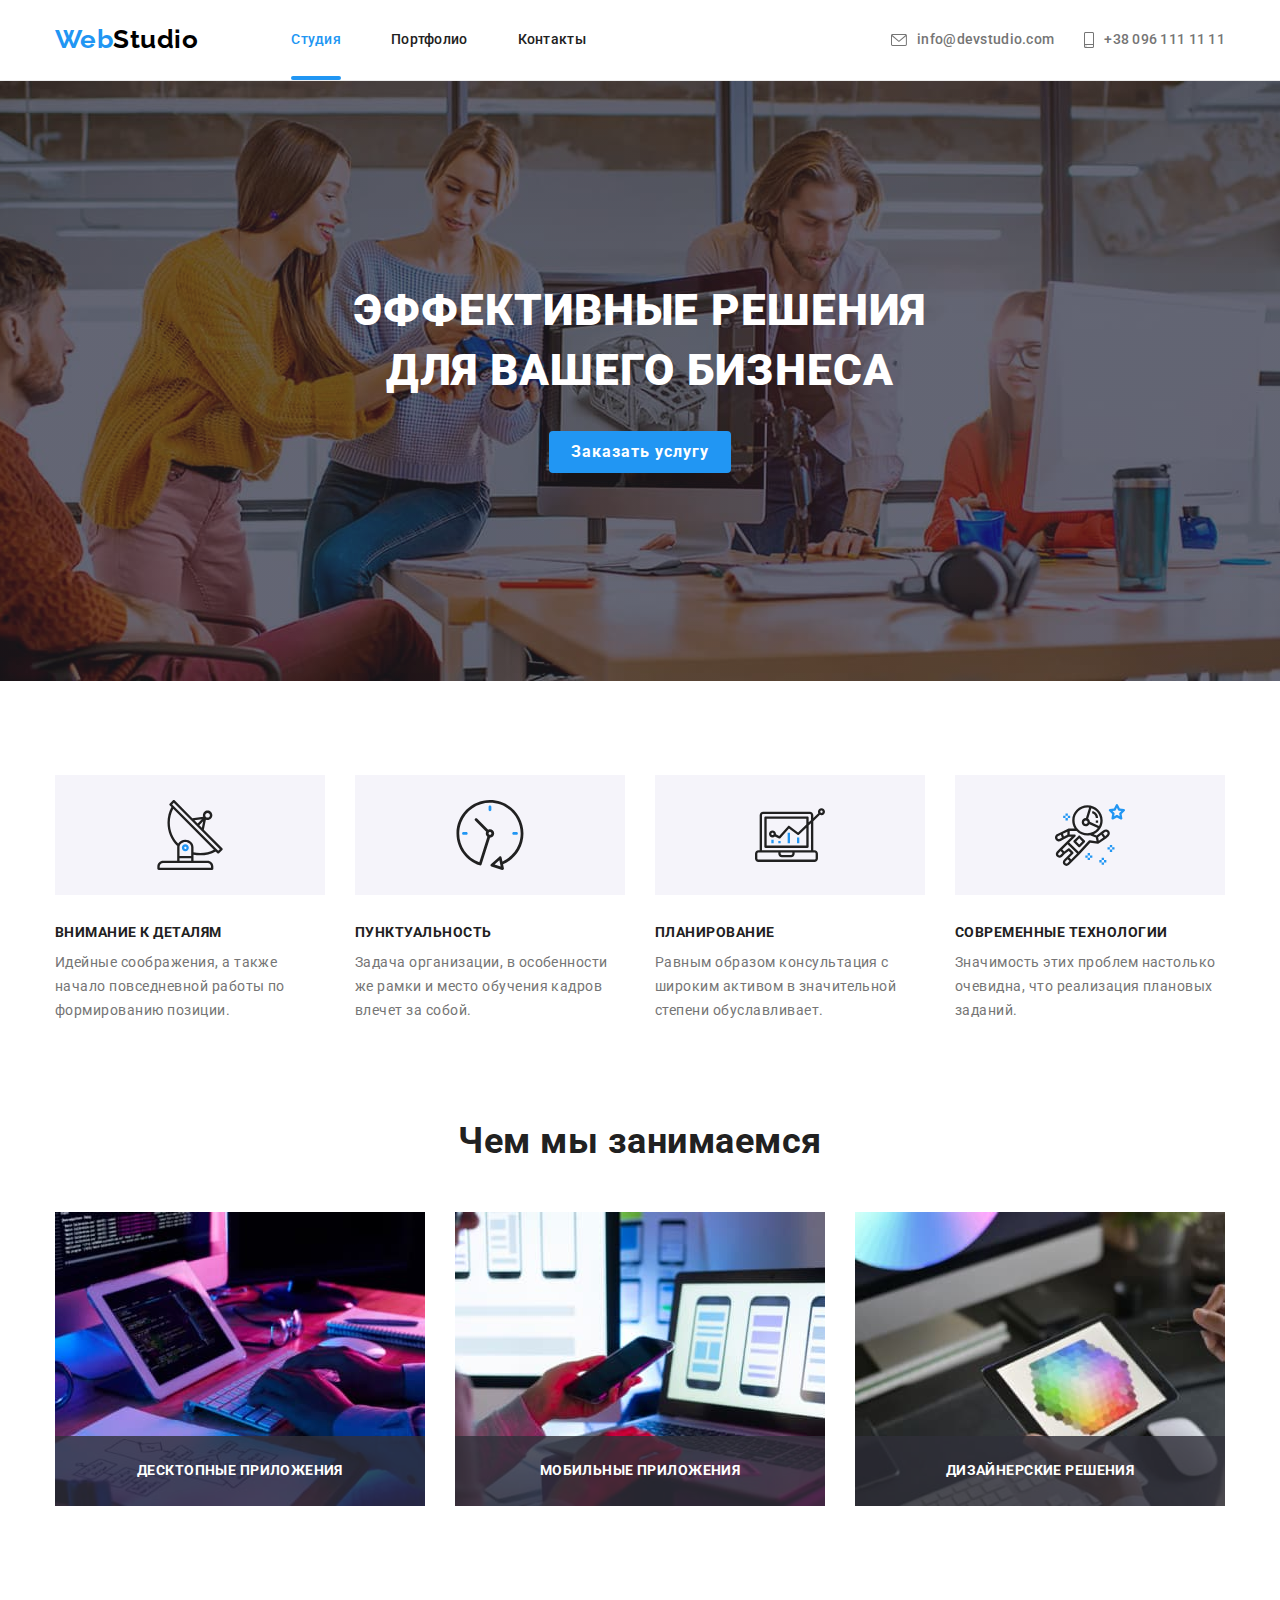
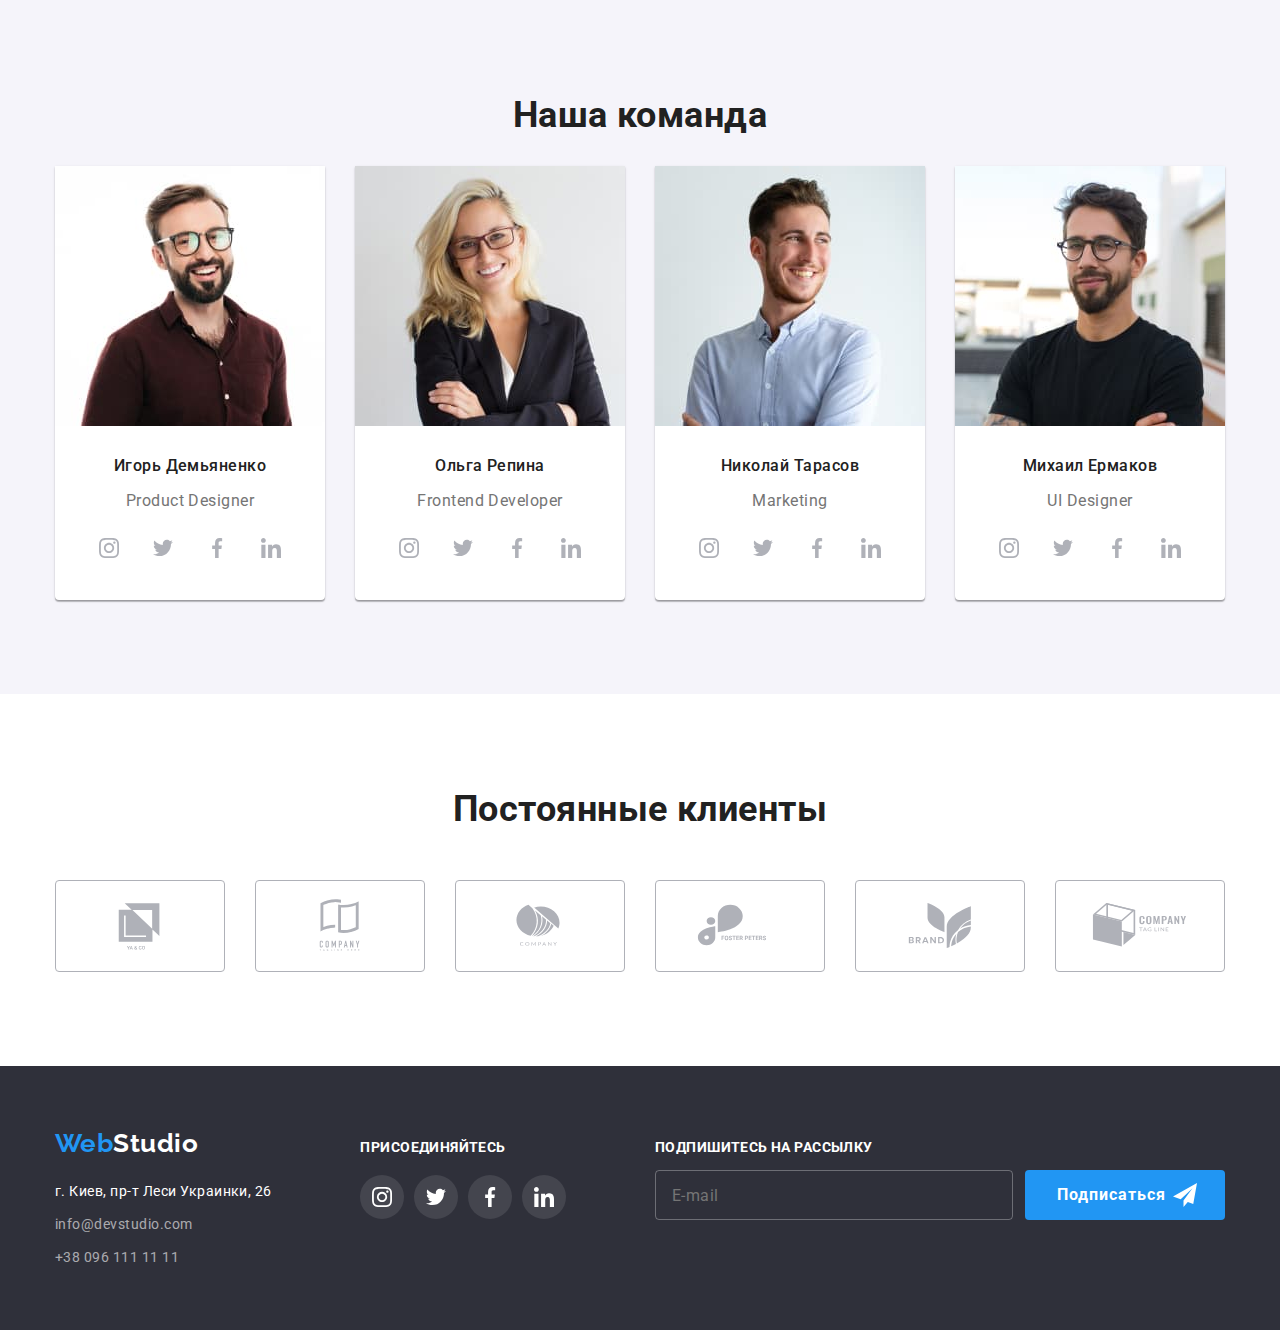
<file: index.html>
<!DOCTYPE html>
<html lang="ru">
  <head>
    <meta charset="UTF-8" />
    <meta http-equiv="X-UA-Compatible" content="IE=edge" />
    <meta name="viewport" content="width=device-width, initial-scale=1.0" />
    <title>WebStudio</title>
    <link rel="preconnect" href="https://fonts.gstatic.com" />
    <link
      href="https://fonts.googleapis.com/css2?family=Raleway:wght@700&family=Roboto:wght@400;500;700;900&display=swap"
      rel="stylesheet"
    />
    <!--<link rel="stylesheet" href="https://cdnjs.com/libraries/modern-normalize ">-->
    <link
      rel="stylesheet"
      href="https://cdnjs.cloudflare.com/ajax/libs/modern-normalize/1.0.0/modern-normalize.min.css"
    />
    <link rel="stylesheet" href="./css/styles.css" />
  </head>
  <body>
    <!-- Шапка сайта -->
    <header class="header">
      <div class="container main-nav">
        <nav class="main-nav">
          <a href="./index.html" class="logo header-logo"
            >Web<span class="accent">Studio</span>
          </a>
          <ul class="site-nav list">
            <li class="item">
              <a href="./index.html" class="link nav-top current">Студия</a>
            </li>
            <li class="item">
              <a href="./portfolio.html" class="link nav-top">Портфолио</a>
            </li>
            <li class="item"><a href="" class="link nav-top">Контакты</a></li>
          </ul>
        </nav>
        <ul class="site-contacts list">
          <li class="item contacts-link">
            <a href="mailto:info@devstudio.com" class="link nav-top">
              <svg class="icon-mail">
                <use
                  href="./images/icons/symbol-defs.svg#icon-envelopehover"
                ></use>
              </svg>
              info@devstudio.com
            </a>
          </li>
          <li class="item contacts-link">
            <a href="tel:+380961111111" class="link nav-top">
              <svg class="icon-phone">
                <use
                  href="./images/icons/symbol-defs.svg#icon-smartphone"
                ></use>
              </svg>
              +38 096 111 11 11</a
            >
          </li>
        </ul>
      </div>
    </header>

    <main>
      <!-- Главная секция - Блок "Герой"  -->
      <section class="hero overlay">
        <div class="container">
          <h1 class="hero-title">
            Эффективные решения <br />
            для вашего бизнеса
          </h1>
          <button data-modal-open type="button" class="button primary pointer">
            Заказать услугу
          </button>
        </div>
      </section>

      <!-- Особенности - заголовок h2 спрятать-->
      <section class="section">
        <div class="container">
          <h2 class="section-title visually-hidden">Особенности</h2>
          <ul class="features-list list">
            <li class="features-item">
              <div class="features-content">
                <div class="features-svg">
                  <svg class="features-icon">
                    <use
                      href="./images/icons/symbol-defs.svg#icon-antenna1"
                    ></use>
                  </svg>
                </div>
                <div class="features-list-text">
                  <h3 class="title">Внимание к деталям</h3>
                  <p class="specialty">
                    Идейные соображения, а также начало повседневной работы по
                    формированию позиции.
                  </p>
                </div>
              </div>
            </li>
            <li class="features-item">
              <div class="features-content">
                <div class="features-svg">
                  <svg class="features-icon">
                    <use
                      href="./images/icons/symbol-defs.svg#icon-clock1"
                    ></use>
                  </svg>
                </div>
                <div class="features-list-text">
                  <h3 class="title">Пунктуальность</h3>
                  <p class="specialty">
                    Задача организации, в особенности же рамки и место обучения
                    кадров влечет за собой.
                  </p>
                </div>
              </div>
            </li>
            <li class="features-item">
              <div class="features-content">
                <div class="features-svg">
                  <svg class="features-icon">
                    <use
                      href="./images/icons/symbol-defs.svg#icon-diagram1"
                    ></use>
                  </svg>
                </div>
                <div class="features-list-text">
                  <h3 class="title">Планирование</h3>
                  <p class="specialty">
                    Равным образом консультация с широким активом в значительной
                    степени обуславливает.
                  </p>
                </div>
              </div>
            </li>
            <li class="features-item">
              <div class="features-content">
                <div class="features-svg">
                  <svg class="features-icon">
                    <use
                      href="./images/icons/symbol-defs.svg#icon-astronaut"
                    ></use>
                  </svg>
                </div>
                <div class="features-list-text">
                  <h3 class="title">Современные технологии</h3>
                  <p class="specialty">
                    Значимость этих проблем настолько очевидна, что реализация
                    плановых заданий.
                  </p>
                </div>
              </div>
            </li>
          </ul>
        </div>
      </section>

      <!-- Чем мы занимаемся   -->

      <section class="section section-works">
        <div class="container">
          <h2 class="section-title works">Чем мы занимаемся</h2>
          <ul class="list flex-item">
            <li class="flex-item picture">
              <div class="works-thumb">
                <img
                  src="./images/box1.jpg"
                  alt="Вид сайта на ПК"
                  width="370"
                />
                <div class="works-caption">
                  <p class="works-text">Десктопные приложения</p>
                </div>
              </div>
            </li>
            <li class="flex-item picture">
              <div class="works-thumb">
                <img
                  src="./images/box2.jpg"
                  alt="Разработка мобильного приложения"
                  width="370"
                />
                <div class="works-caption">
                  <p class="works-text">Мобильные приложения</p>
                </div>
              </div>
            </li>
            <li class="flex-item picture">
              <div class="works-thumb">
                <img
                  src="./images/box3.jpg"
                  alt="Вид сайта на планшете"
                  width="370"
                />
                <div class="works-caption">
                  <p class="works-text">Дизайнерские решения</p>
                </div>
              </div>
            </li>
          </ul>
        </div>
      </section>

      <!-- Наша команда -->
      <section class="team section">
        <div class="container">
          <h2 class="section-title team">Наша команда</h2>
          <ul class="master list flex-item">
            <li class="team-border">
              <div>
                <img
                  class="flex-item picture"
                  src="./images/img1.jpg"
                  alt="Игорь Демьяненко"
                  width="270"
                />
                <div class="team-text">
                  <h3 class="list">Игорь Демьяненко</h3>
                  <p class="master-post">Product Designer</p>
                  <ul class="socials-icons">
                    <li class="list socials-icons-item">
                      <a href="" class="socials-icons-link"
                        ><svg class="socials-icons-svg">
                          <use
                            href="./images/icons/symbol-defs.svg#icon-instagram"
                          ></use>
                        </svg>
                      </a>
                    </li>
                    <li class="list socials-icons-item">
                      <a href="" class="socials-icons-link"
                        ><svg class="socials-icons-svg">
                          <use
                            href="./images/icons/symbol-defs.svg#icon-twitter"
                          ></use>
                        </svg>
                      </a>
                    </li>
                    <li class="list socials-icons-item">
                      <a href="" class="socials-icons-link"
                        ><svg class="socials-icons-svg">
                          <use
                            href="./images/icons/symbol-defs.svg#icon-facebook"
                          ></use>
                        </svg>
                      </a>
                    </li>
                    <li class="list socials-icons-item">
                      <a href="" class="socials-icons-link"
                        ><svg class="socials-icons-svg">
                          <use
                            href="./images/icons/symbol-defs.svg#icon-linkedin"
                          ></use>
                        </svg>
                      </a>
                    </li>
                  </ul>
                </div>
              </div>
            </li>
            <li class="team-border">
              <div>
                <img
                  class="flex-item picture"
                  src="./images/img2.jpg"
                  alt="Ольга Репина"
                  width="270"
                />
                <div class="team-text">
                  <h3 class="list">Ольга Репина</h3>
                  <p class="master-post">Frontend Developer</p>
                  <ul class="socials-icons">
                    <li class="list socials-icons-item">
                      <a href="" class="socials-icons-link"
                        ><svg class="socials-icons-svg">
                          <use
                            href="./images/icons/symbol-defs.svg#icon-instagram"
                          ></use>
                        </svg>
                      </a>
                    </li>
                    <li class="list socials-icons-item">
                      <a href="" class="socials-icons-link"
                        ><svg class="socials-icons-svg">
                          <use
                            href="./images/icons/symbol-defs.svg#icon-twitter"
                          ></use>
                        </svg>
                      </a>
                    </li>
                    <li class="list socials-icons-item">
                      <a href="" class="socials-icons-link"
                        ><svg class="socials-icons-svg">
                          <use
                            href="./images/icons/symbol-defs.svg#icon-facebook"
                          ></use>
                        </svg>
                      </a>
                    </li>
                    <li class="list socials-icons-item">
                      <a href="" class="socials-icons-link"
                        ><svg class="socials-icons-svg">
                          <use
                            href="./images/icons/symbol-defs.svg#icon-linkedin"
                          ></use>
                        </svg>
                      </a>
                    </li>
                  </ul>
                </div>
              </div>
            </li>
            <li class="team-border">
              <div>
                <img
                  class="flex-item picture"
                  src="./images/img3.jpg"
                  alt="Николай Тарасов"
                  width="270"
                />
                <div class="team-text">
                  <h3 class="list">Николай Тарасов</h3>
                  <p class="master-post">Marketing</p>
                  <ul class="socials-icons">
                    <li class="list socials-icons-item">
                      <a href="" class="socials-icons-link"
                        ><svg class="socials-icons-svg">
                          <use
                            href="./images/icons/symbol-defs.svg#icon-instagram"
                          ></use>
                        </svg>
                      </a>
                    </li>
                    <li class="list socials-icons-item">
                      <a href="" class="socials-icons-link"
                        ><svg class="socials-icons-svg">
                          <use
                            href="./images/icons/symbol-defs.svg#icon-twitter"
                          ></use>
                        </svg>
                      </a>
                    </li>
                    <li class="list socials-icons-item">
                      <a href="" class="socials-icons-link"
                        ><svg class="socials-icons-svg">
                          <use
                            href="./images/icons/symbol-defs.svg#icon-facebook"
                          ></use>
                        </svg>
                      </a>
                    </li>
                    <li class="list socials-icons-item">
                      <a href="" class="socials-icons-link"
                        ><svg class="socials-icons-svg">
                          <use
                            href="./images/icons/symbol-defs.svg#icon-linkedin"
                          ></use>
                        </svg>
                      </a>
                    </li>
                  </ul>
                </div>
              </div>
            </li>
            <li class="team-border">
              <div>
                <img
                  class="flex-item picture"
                  src="./images/img4.jpg"
                  alt="Михаил Ермаков"
                  width="270"
                />
                <div class="team-text">
                  <h3 class="list">Михаил Ермаков</h3>
                  <p class="master-post">UI Designer</p>
                  <ul class="socials-icons">
                    <li class="list socials-icons-item">
                      <a href="" class="socials-icons-link"
                        ><svg class="socials-icons-svg">
                          <use
                            href="./images/icons/symbol-defs.svg#icon-instagram"
                          ></use>
                        </svg>
                      </a>
                    </li>
                    <li class="list socials-icons-item">
                      <a href="" class="socials-icons-link"
                        ><svg class="socials-icons-svg">
                          <use
                            href="./images/icons/symbol-defs.svg#icon-twitter"
                          ></use>
                        </svg>
                      </a>
                    </li>
                    <li class="list socials-icons-item">
                      <a href="" class="socials-icons-link"
                        ><svg class="socials-icons-svg">
                          <use
                            href="./images/icons/symbol-defs.svg#icon-facebook"
                          ></use>
                        </svg>
                      </a>
                    </li>
                    <li class="list socials-icons-item">
                      <a href="" class="socials-icons-link"
                        ><svg class="socials-icons-svg">
                          <use
                            href="./images/icons/symbol-defs.svg#icon-linkedin"
                          ></use>
                        </svg>
                      </a>
                    </li>
                  </ul>
                </div>
              </div>
            </li>
          </ul>
        </div>
      </section>
    </main>

    <!-- Постоянные клиенты-->

    <section class="section">
      <div class="container">
        <h2 class="section-title clients">Постоянные клиенты</h2>
        <ul class="clients-list">
          <li class="list clients-company">
            <a
              href=""
              class="company-img"
              target="_blank"
              rel="noopener noreferrer"
            >
              <svg class="clients-svg" width="41" height="47">
                <use href="./images/icons/symbol-defs.svg#icon-logo1"></use>
              </svg>
            </a>
          </li>
          <li class="list clients-company">
            <a
              href=""
              class="company-img"
              target="_blank"
              rel="noopener noreferrer"
            >
              <svg class="clients-svg" width="40" height="52">
                <use href="./images/icons/symbol-defs.svg#icon-logo2"></use>
              </svg>
            </a>
          </li>
          <li class="list clients-company">
            <a
              href=""
              class="company-img"
              target="_blank"
              rel="noopener noreferrer"
            >
              <svg class="clients-svg" width="43" height="41">
                <use href="./images/icons/symbol-defs.svg#icon-logo3"></use>
              </svg>
            </a>
          </li>
          <li class="list clients-company">
            <a
              href=""
              class="company-img"
              target="_blank"
              rel="noopener noreferrer"
            >
              <svg class="clients-svg" width="84" height="40">
                <use href="./images/icons/symbol-defs.svg#icon-logo4"></use>
              </svg>
            </a>
          </li>
          <li class="list clients-company">
            <a
              href=""
              class="company-img"
              target="_blank"
              rel="noopener noreferrer"
            >
              <svg class="clients-svg" width="62" height="45">
                <use href="./images/icons/symbol-defs.svg#icon-logo5"></use>
              </svg>
            </a>
          </li>
          <li class="list clients-company">
            <a
              href=""
              class="company-img"
              target="_blank"
              rel="noopener noreferrer"
            >
              <svg class="clients-svg" width="93" height="43">
                <use href="./images/icons/symbol-defs.svg#icon-logo6"></use>
              </svg>
            </a>
          </li>
        </ul>
      </div>
    </section>

    <!-- Подвал -->

    <footer class="page-footer">
      <div class="container footer-content">
        <div>
          <a href="./index.html" class="logo"
            >Web<span class="address-accent">Studio</span>
          </a>
          <address>
            <ul class="list footer-list">
              <li class="address-list">
                <p class="address-location">г. Киев, пр-т Леси Украинки, 26</p>
              </li>
              <li class="address-list">
                <a href="mailto:info@devstudio.com" class="address-contacts"
                  >info@devstudio.com
                </a>
              </li>
              <li class="address-list">
                <a href="tel:+380961111111" class="address-contacts"
                  >+38 096 111 11 11
                </a>
              </li>
            </ul>
          </address>
        </div>
        <div class="footer-socials">
          <p class="footer-socials-top">Присоединяйтесь</p>
          <ul class="socials-icons footer-socials-icons">
            <li class="list socials-icons-item">
              <a href="" class="socials-icons-link footer-radius">
                <svg
                  class="socials-icons-svg socials-color"
                  width="20"
                  height="20"
                >
                  <use
                    href="./images/icons/symbol-defs.svg#icon-instagram"
                  ></use>
                </svg>
              </a>
            </li>
            <li class="list socials-icons-item">
              <a href="" class="socials-icons-link footer-radius"
                ><svg class="socials-icons-svg socials-color">
                  <use href="./images/icons/symbol-defs.svg#icon-twitter"></use>
                </svg>
              </a>
            </li>
            <li class="list socials-icons-item">
              <a href="" class="socials-icons-link footer-radius"
                ><svg class="socials-icons-svg socials-color">
                  <use
                    href="./images/icons/symbol-defs.svg#icon-facebook"
                  ></use>
                </svg>
              </a>
            </li>
            <li class="list socials-icons-item">
              <a href="" class="socials-icons-link footer-radius"
                ><svg class="socials-icons-svg socials-color">
                  <use
                    href="./images/icons/symbol-defs.svg#icon-linkedin"
                  ></use>
                </svg>
              </a>
            </li>
          </ul>
        </div>
        <div>
          <p class="footer-title">Подпишитесь на рассылку</p>
          <form>
            <div class="footer-label">
              <label for="mail"></label>

              <input
                class="footer-mail"
                type="email"
                name="mail"
                id="mail"
                placeholder="E-mail"
              />

              <button type="submit" class="button footer-btn">
                Подписаться
              </button>
              <svg class="footer-icon" width="24px" height="24px">
                <use href="./images/icons/symbol-defs.svg#icon-aiconsend"></use>
              </svg>
            </div>
          </form>
        </div>
      </div>
    </footer>
    <div class="backdrop is-hidden" data-modal>
      <div class="modal">
        <button class="modal-close" data-modal-close type="button">
          <svg class="modal-icon" width="18px" height="18px">
            <use
              href="./images/icons/symbol-defs.svg#icon-acloseblack18dp"
            ></use>
          </svg>
        </button>
        <div class="modal-cover">
          <p class="modal-top">Оставьте свои данные, мы вам перезвоним</p>
          <form class="form" autocomplete="on">
            <div class="form-field">
              <label for="name" class="form-label">Имя</label>
              <input
                class="form-input"
                type="text"
                name="name"
                id="name"
                placeholder=" "
              />
              <svg class="form-icon" width="18px" height="18px">
                <use
                  href="./images/icons/symbol-defs.svg#icon-apersonblack"
                ></use>
              </svg>
            </div>

            <div class="form-field">
              <label for="tel" class="form-label">Телефон</label>
              <input
                class="form-input"
                type="tel"
                name="tel"
                id="tel"
                placeholder=" "
              />
              <svg class="form-icon" width="18px" height="18px">
                <use
                  href="./images/icons/symbol-defs.svg#icon-aphoneblack"
                ></use>
              </svg>
            </div>

            <div class="form-field">
              <label class="form-label"
                >Почта
                <input
                  class="form-input"
                  type="email"
                  name="mail"
                  placeholder=" "
                />
                <svg class="form-icon" width="18px" height="18px">
                  <use
                    href="./images/icons/symbol-defs.svg#icon-aemailblack"
                  ></use>
                </svg>
              </label>
            </div>

            <div class="form-field">
              <label for="comment" class="form-label">Комментарий</label>
              <textarea
                name="comment"
                id="comment"
                rows="10"
                class="form-comment form-input"
                placeholder="Введите текст"
              ></textarea>
            </div>

            <div>
              <label class="checkbox-label">
                <input class="checkbox" type="checkbox" name="policy" />
                <span class="checkbox-icon"></span>
                Соглашаюсь с рассылкой и принимаю
                <span>
                  <a class="checkbox-policy" href="">Условия договора</a>
                </span>
              </label>
            </div>

            <div class="modal-botom">
              <button type="submit" class="button form-button">
                Отправить
              </button>
            </div>
          </form>
        </div>
      </div>
    </div>
    <script src="./js/modal.js"></script>
  </body>
</html>
</file>
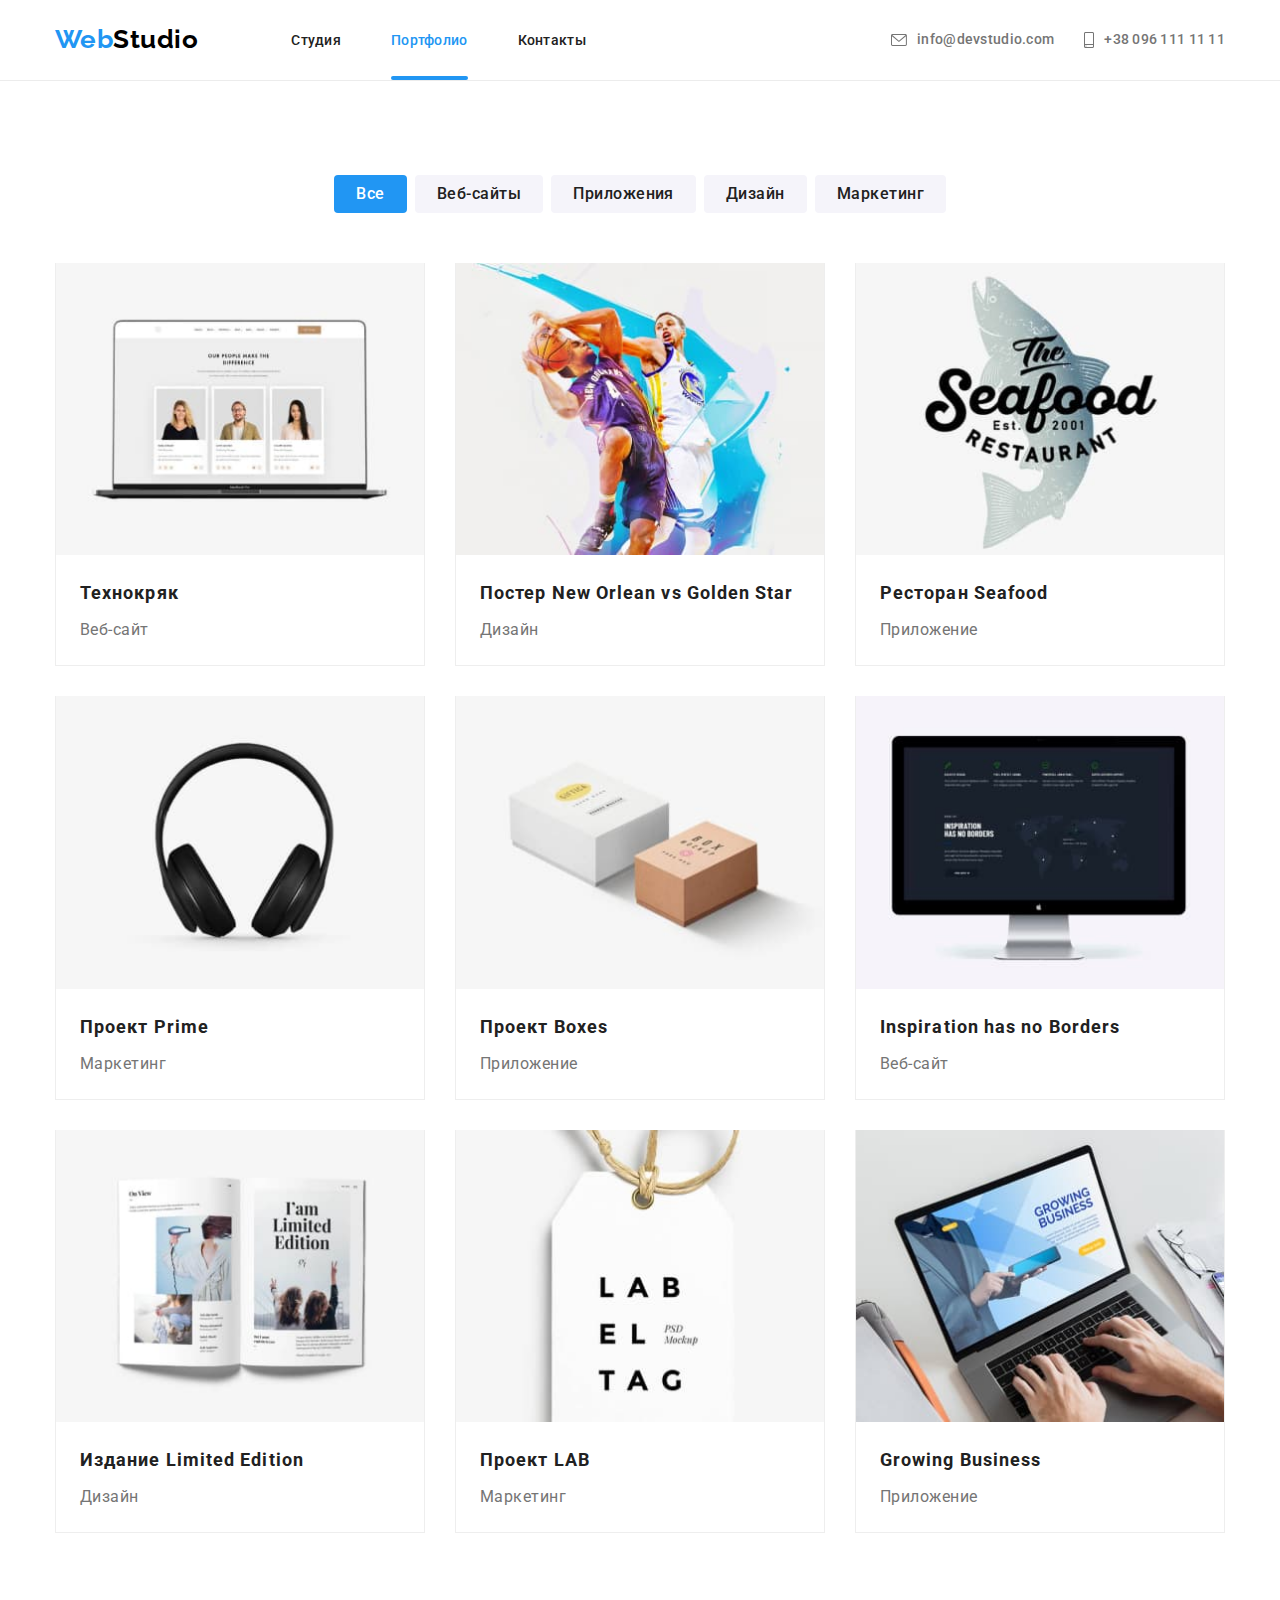
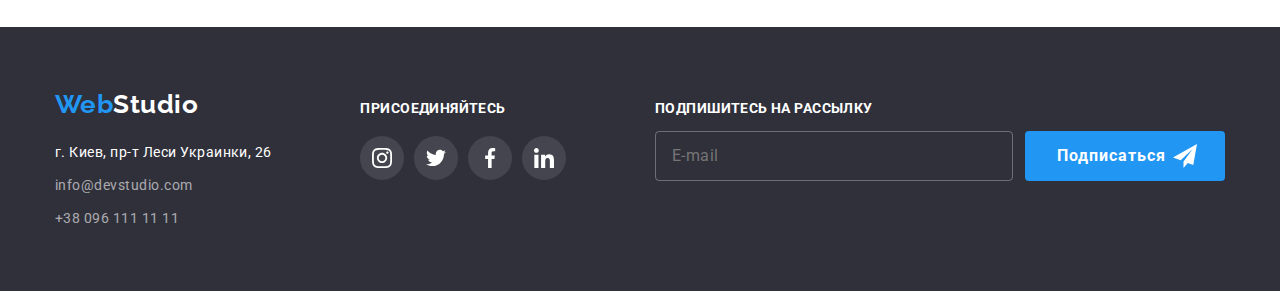
<file: portfolio.html>
<!DOCTYPE html>
<html lang="ru">
  <head>
    <meta charset="UTF-8" />
    <meta http-equiv="X-UA-Compatible" content="IE=edge" />
    <meta name="viewport" content="width=device-width, initial-scale=1.0" />
    <title>Portfolio</title>
    <link rel="preconnect" href="https://fonts.gstatic.com" />
    <link
      href="https://fonts.googleapis.com/css2?family=Raleway:wght@700&family=Roboto:wght@400;500;700;900&display=swap"
      rel="stylesheet"
    />
    <!--<link rel="stylesheet" href="https://cdnjs.com/libraries/modern-normalize ">-->
    <link
      rel="stylesheet"
      href="https://cdnjs.cloudflare.com/ajax/libs/modern-normalize/1.0.0/modern-normalize.min.css"
    />
    <link rel="stylesheet" href="./css/styles.css" />
  </head>

  <body class="body">
    <!-- Шапка сайта -->
    <header class="header">
      <div class="container main-nav">
        <nav class="main-nav">
          <a href="./index.html" class="logo header-logo"
            >Web<span class="accent">Studio</span>
          </a>
          <ul class="site-nav list">
            <li class="item">
              <a href="./index.html" class="link">Студия</a>
            </li>
            <li class="item">
              <a href="./portfolio.html" class="link current">Портфолио</a>
            </li>
            <li class="item">
              <a href="" class="link">Контакты</a>
            </li>
          </ul>
        </nav>
        <ul class="site-contacts list">
          <li class="item contacts-link">
            <a href="mailto:info@devstudio.com" class="link">
              <svg class="icon-mail">
                <use
                  href="./images/icons/symbol-defs.svg#icon-envelopehover"
                ></use>
              </svg>
              info@devstudio.com
            </a>
          </li>
          <li class="item contacts-link">
            <a href="tel:+380961111111" class="link">
              <svg class="icon-phone">
                <use
                  href="./images/icons/symbol-defs.svg#icon-smartphone"
                ></use>
              </svg>
              +38 096 111 11 11</a
            >
          </li>
        </ul>
      </div>
    </header>

    <main>
      <!-- Фильтры -->
      <section class="section">
        <div class="container filters-item">
          <h1 class="visually-hidden">Фильтры</h1>
          <ul class="list filters-button">
            <li class="list-button">
              <button type="button" class="button filters pointer button-all">
                Все
              </button>
            </li>
            <li class="list-button">
              <button type="button" class="button filters pointer">
                Веб-сайты
              </button>
            </li>
            <li class="list-button">
              <button type="button" class="button filters pointer">
                Приложения
              </button>
            </li>
            <li class="list-button">
              <button type="button" class="button filters pointer">
                Дизайн
              </button>
            </li>
            <li class="list-button">
              <button type="button" class="button filters pointer">
                Маркетинг
              </button>
            </li>
          </ul>
          <h2 class="visually-hidden">Проекты</h2>
          <ul class="list projects">
            <li class="projects-items">
              <div class="projects-content">
                <a href="" class="projects-link">
                  <div class="projects-card">
                    <img
                      src="./images/tekhno.jpg"
                      alt="Сайт клиентов"
                      width="370"
                    />
                    <div class="projects-description">
                      <p class="projects-paragraph">
                        Технокряк это современная площадка распространения
                        коронавируса. Компании используют эту платформу для
                        цифрового шпионажа и атак на защищённые сервера
                        конкурентов.
                      </p>
                    </div>
                  </div>
                  <div class="projects-text">
                    <h3 class="section-title caption">Технокряк</h3>
                    <p class="group">Веб-сайт</p>
                  </div>
                </a>
              </div>
            </li>
            <li class="projects-items">
              <div class="projects-content">
                <a href="" class="projects-link">
                  <div class="projects-card">
                    <img
                      src="./images/orlean.jpg"
                      alt="Баскетболисты в прыжке"
                      width="370"
                    />
                    <div class="projects-description">
                      <p class="projects-paragraph">
                        Технокряк это современная площадка распространения
                        коронавируса. Компании используют эту платформу для
                        цифрового шпионажа и атак на защищённые сервера
                        конкурентов.
                      </p>
                    </div>
                  </div>
                  <div class="projects-text">
                    <h3 class="section-title caption">
                      Постер New Orlean vs Golden Star
                    </h3>
                    <p class="group">Дизайн</p>
                  </div>
                </a>
              </div>
            </li>
            <li class="projects-items">
              <div class="projects-content">
                <a href="" class="projects-link">
                  <div class="projects-card">
                    <img
                      src="./images/seafood.jpg"
                      alt="Логотип ресторана"
                      width="370"
                    />
                    <div class="projects-description">
                      <p class="projects-paragraph">
                        Технокряк это современная площадка распространения
                        коронавируса. Компании используют эту платформу для
                        цифрового шпионажа и атак на защищённые сервера
                        конкурентов.
                      </p>
                    </div>
                  </div>
                  <div class="projects-text">
                    <h3 class="section-title caption">Ресторан Seafood</h3>
                    <p class="group">Приложение</p>
                  </div>
                </a>
              </div>
            </li>
            <li class="projects-items">
              <div class="projects-content">
                <a href="" class="projects-link">
                  <div class="projects-card">
                    <img src="./images/prime.jpg" alt="Наушники" width="370" />
                    <div class="projects-description">
                      <p class="projects-paragraph">
                        Технокряк это современная площадка распространения
                        коронавируса. Компании используют эту платформу для
                        цифрового шпионажа и атак на защищённые сервера
                        конкурентов.
                      </p>
                    </div>
                  </div>
                  <div class="projects-text">
                    <h3 class="section-title caption">Проект Prime</h3>
                    <p class="group">Маркетинг</p>
                  </div>
                </a>
              </div>
            </li>
            <li class="projects-items">
              <div class="projects-content">
                <a href="" class="projects-link">
                  <div class="projects-card">
                    <img
                      src="./images/boxes.jpg"
                      alt="Коробочки на белом фоне"
                      width="370"
                    />
                    <div class="projects-description">
                      <p class="projects-paragraph">
                        Технокряк это современная площадка распространения
                        коронавируса. Компании используют эту платформу для
                        цифрового шпионажа и атак на защищённые сервера
                        конкурентов.
                      </p>
                    </div>
                  </div>
                  <div class="projects-text">
                    <h3 class="section-title caption">Проект Boxes</h3>
                    <p class="group">Приложение</p>
                  </div>
                </a>
              </div>
            </li>
            <li class="projects-items">
              <div class="projects-content">
                <a href="" class="projects-link">
                  <div class="projects-card">
                    <img
                      src="./images/inspiration.jpg"
                      alt="Страница сайта на темном фоне"
                      width="370"
                    />
                    <div class="projects-description">
                      <p class="projects-paragraph">
                        Технокряк это современная площадка распространения
                        коронавируса. Компании используют эту платформу для
                        цифрового шпионажа и атак на защищённые сервера
                        конкурентов.
                      </p>
                    </div>
                  </div>
                  <div class="projects-text">
                    <h3 class="section-title caption">
                      Inspiration has no Borders
                    </h3>
                    <p class="group">Веб-сайт</p>
                  </div>
                </a>
              </div>
            </li>
            <li class="projects-items">
              <div class="projects-content">
                <a href="" class="projects-link">
                  <div class="projects-card">
                    <img
                      src="./images/limited.jpg"
                      alt="Развертка книги"
                      width="370"
                    />
                    <div class="projects-description">
                      <p class="projects-paragraph">
                        Технокряк это современная площадка распространения
                        коронавируса. Компании используют эту платформу для
                        цифрового шпионажа и атак на защищённые сервера
                        конкурентов.
                      </p>
                    </div>
                  </div>
                  <div class="projects-text">
                    <h3 class="section-title caption">
                      Издание Limited Edition
                    </h3>
                    <p class="group">Дизайн</p>
                  </div>
                </a>
              </div>
            </li>
            <li class="projects-items">
              <div class="projects-content">
                <a href="" class="projects-link">
                  <div class="projects-card">
                    <img src="./images/lab.jpg" alt="Бирка" width="370" />
                    <div class="projects-description">
                      <p class="projects-paragraph">
                        Технокряк это современная площадка распространения
                        коронавируса. Компании используют эту платформу для
                        цифрового шпионажа и атак на защищённые сервера
                        конкурентов.
                      </p>
                    </div>
                  </div>
                  <div class="projects-text">
                    <h3 class="section-title caption">Проект LAB</h3>
                    <p class="group">Маркетинг</p>
                  </div>
                </a>
              </div>
            </li>
            <li class="projects-items">
              <div class="projects-content">
                <a href="" class="projects-link">
                  <div class="projects-card">
                    <img
                      src="./images/growing.jpg"
                      alt="Открытый ноутбук с приложением"
                      width="370"
                    />
                    <div class="projects-description">
                      <p class="projects-paragraph">
                        Технокряк это современная площадка распространения
                        коронавируса. Компании используют эту платформу для
                        цифрового шпионажа и атак на защищённые сервера
                        конкурентов.
                      </p>
                    </div>
                  </div>
                  <div class="projects-text">
                    <h3 class="section-title caption">Growing Business</h3>
                    <p class="group">Приложение</p>
                  </div>
                </a>
              </div>
            </li>
          </ul>
        </div>
      </section>
    </main>

    <!-- Подвал -->

    <footer class="page-footer">
      <div class="container footer-content">
        <div>
          <a href="./index.html" class="logo"
            >Web<span class="address-accent">Studio</span>
          </a>
          <address>
            <ul class="list footer-list">
              <li class="address-list">
                <p class="address-location">г. Киев, пр-т Леси Украинки, 26</p>
              </li>
              <li class="address-list">
                <a href="mailto:info@devstudio.com" class="address-contacts"
                  >info@devstudio.com
                </a>
              </li>
              <li class="address-list">
                <a href="tel:+380961111111" class="address-contacts"
                  >+38 096 111 11 11
                </a>
              </li>
            </ul>
          </address>
        </div>
        <div class="footer-socials">
          <p class="footer-socials-top">Присоединяйтесь</p>
          <ul class="socials-icons footer-socials-icons">
            <li class="list socials-icons-item">
              <a href="" class="socials-icons-link footer-radius">
                <svg
                  class="socials-icons-svg socials-color"
                  width="20"
                  height="20"
                >
                  <use
                    href="./images/icons/symbol-defs.svg#icon-instagram"
                  ></use>
                </svg>
              </a>
            </li>
            <li class="list socials-icons-item">
              <a href="" class="socials-icons-link footer-radius"
                ><svg class="socials-icons-svg socials-color">
                  <use href="./images/icons/symbol-defs.svg#icon-twitter"></use>
                </svg>
              </a>
            </li>
            <li class="list socials-icons-item">
              <a href="" class="socials-icons-link footer-radius"
                ><svg class="socials-icons-svg socials-color">
                  <use
                    href="./images/icons/symbol-defs.svg#icon-facebook"
                  ></use>
                </svg>
              </a>
            </li>
            <li class="list socials-icons-item">
              <a href="" class="socials-icons-link footer-radius"
                ><svg class="socials-icons-svg socials-color">
                  <use
                    href="./images/icons/symbol-defs.svg#icon-linkedin"
                  ></use>
                </svg>
              </a>
            </li>
          </ul>
        </div>
        <div>
          <p class="footer-title">Подпишитесь на рассылку</p>
          <form>
            <div class="footer-label">
              <label for="mail"></label>

              <input
                class="footer-mail"
                type="email"
                name="mail"
                id="mail"
                placeholder="E-mail"
              />

              <button type="submit" class="button footer-btn">
                Подписаться
              </button>
              <svg class="footer-icon" width="24px" height="24px">
                <use href="./images/icons/symbol-defs.svg#icon-aiconsend"></use>
              </svg>
            </div>
          </form>
        </div>
      </div>
    </footer>
  </body>
</html>
</file>
<file: css/styles.css>
:root {
  --primary-text-color: #757575;
  --section-title-color: #212121;
  --accent-color: #2196f3;
  --button-text-color: #ffffff;
  --dark-accent-color: #000000;
  --white-accent-color: #ffffff;

  --grey-bcg-cl: #c4c4c4;
  --button-bcg-cl: #f5f4fa;
  --team-bcg-cl: #f5f4fa;
  --dark-bcg-cl: #2f303a;

  --border-main-cl: rgba(236, 236, 236, 1);

  --backdrop-color: rgba(0, 0, 0, 0.2);
  --modal-color: #ffffff;

  --animation: 250ms cubic-bezier(0.4, 0, 0.2, 1);
}

/* Стили для index.html */
body {
  /*padding-top: 80px;*/

  color: var(--primary-text-color);

  font-family: Roboto, sans-serif;
  letter-spacing: 0.03em;
}

img {
  display: block;
  max-width: 100%;
  height: auto;
}

.header {
  /*position: fixed;
  width: 100%;
  top: 0;
  left: 0;
  min-height: 80px;
  z-index: 100;*/

  border-bottom: 1px solid var(--border-main-cl);
}

.container {
  width: 1200px;
  padding-left: 15px;
  padding-right: 15px;
  margin-left: auto;
  margin-right: auto;
}

.main-nav {
  display: flex;
  align-items: center;
  justify-content: center;
}

.site-nav {
  display: flex;
}

.site-nav .list {
  display: flex;
  align-items: center;
}

.link {
  padding-top: 32px;
  padding-bottom: 32px;

  transition: color var(--animation);
}

.link:not(:last-child) {
  padding-left: 50px;
  padding-right: 50px;
}

.current {
  text-decoration: none;
  color: currentColor;

  position: relative;
}

.current::after {
  content: "";
  display: block;
  width: 100%;
  height: 4px;
  background-color: rgba(33, 150, 243, 1);
  border-radius: 2px;

  position: absolute;
  left: 0;
  bottom: 0;

  opacity: 1;

  transition: opacity var(--animation);
}

.list {
  list-style: none;
  padding: 0;
  margin: 0;
}

.logo {
  font-family: Raleway, sans-serif;
  font-weight: 700;
  font-size: 26px;
  line-height: 1.19;
  text-decoration: none;
}

.logo,
.site-nav .link:hover,
.site-nav .link:focus,
.site-nav .link.current,
.site-contacts .link:hover,
.site-contacts .link:focus,
.address-contacts:hover,
.address-contacts:focus {
  color: var(--accent-color);
}

.accent {
  color: var(--dark-accent-color);
}

.header-logo {
  display: block;
  padding-top: 24px;
  padding-bottom: 25px;
  margin-right: auto;
}

.nav-top {
  display: block;
}

/* Site nav */

.site-nav .item:not(:last-child) {
  margin-right: 50px;
}

.site-nav {
  margin-left: 93px;
}

.site-nav .link {
  color: var(--section-title-color);

  letter-spacing: 0.02em;
  font-weight: 500;
  font-size: 14px;
  line-height: 1.14;
  text-decoration: none;
}

/* Site-contacts */

.site-contacts {
  display: flex;
  align-items: center;
  justify-content: center;
  margin-left: auto;
}

.site-contacts .link {
  display: flex;
  align-items: center;
  justify-content: center;
  padding-top: 32px;
  padding-bottom: 32px;
  color: var(--primary-text-color);

  letter-spacing: 0.02em;
  font-weight: 500;
  font-size: 14px;
  line-height: 1.14;
  text-decoration: none;
}

.site-contacts .item:not(:last-child) {
  margin-right: 30px;
}

.contacts-link {
  color: var(--primary-text-color);
}
.contacts-link:hover,
.contacts-link:focus {
  fill: var(--accent-color);
}

.icon-mail {
  display: inline-flex;
  align-items: center;
  text-decoration: none;
  width: 16px;
  height: 12px;
  margin-right: 10px;
  cursor: pointer;
  background-size: contain;
  fill: currentColor;
}

.icon-phone {
  display: inline-flex;
  align-items: center;
  text-decoration: none;
  cursor: pointer;
  width: 10px;
  height: 16px;
  margin-right: 10px;
  background-size: contain;
  fill: currentColor;
}

/* Hero */

.overlay {
  max-width: 1600px;
  height: 600px;

  margin-left: auto;
  margin-right: auto;
  padding-top: 200px;
  padding-bottom: 200px;
  background-image: linear-gradient(
      rgba(47, 48, 58, 0.4),
      rgba(47, 48, 58, 0.4)
    ),
    url("../images/heroj.jpg");

  background-repeat: no-repeat;
  background-position: center;
  background-size: cover;
}

.hero {
  background-color: var(--grey-bcg-cl);

  letter-spacing: 0.06em;
  text-align: center;
}

.hero-title {
  margin-top: 0px;
  margin-bottom: 30px;

  color: var(--white-accent-color);

  font-weight: 900;
  font-size: 44px;
  line-height: 1.36;
  text-transform: uppercase;
}
/* Section */

.section {
  padding-top: 94px;
  padding-bottom: 94px;
}

.title {
  margin-bottom: 10px;
}

.section-title {
  margin-top: 0;
  color: var(--section-title-color);

  font-weight: 700;
  font-size: 36px;
  line-height: 1.17;
}

/* Features */

.features-list {
  display: flex;
}

.features-item {
  width: 270px;
  height: 251px;
}

.features-svg {
  display: flex;
  align-items: center;
  justify-content: center;

  width: 270px;
  height: 120px;

  background-color: var(--button-bcg-cl);
}

.features-icon {
  width: 70px;
  height: 70px;

  border-radius: 4px;
  fill: rgba(245, 244, 250, 1);
  background-size: 70px;
  background-repeat: no-repeat;
  background-position: center;
}

.features-list-text {
  margin-top: 30px;
}

.features-item:not(:last-child) {
  margin-right: 30px;
}

.features-list .title {
  color: var(--section-title-color);
}

.section .title {
  margin-top: 0px;
  margin-bottom: 10px;

  font-weight: 700;
  font-size: 14px;
  line-height: 1.14;
  text-transform: uppercase;
}
.section .specialty {
  margin-top: 0px;
  margin-bottom: 0px;
  font-size: 14px;
  line-height: 1.71;
}

.visually-hidden {
  position: absolute !important;
  clip: rect(1px 1px 1px 1px);
  clip: rect(1px, 1px, 1px, 1px);
  padding: 0 !important;
  border: 0 !important;
  height: 1px !important;
  width: 1px !important;
  overflow: hidden;
}

/* Чем мы занимаемся */

.flex-item {
  display: flex;

  margin-top: 0;
  margin-bottom: 0;
}

.flex-item:not(:last-child) {
  margin-right: 30px;
}

.section-works {
  padding-top: 0;
}

.works {
  text-align: center;
  margin-bottom: 50px;
}

.works-thumb {
  position: relative;
}

.works-caption {
  position: absolute;
  display: flex;
  align-items: center;
  justify-content: center;
  bottom: 0;
  width: 370px;
  height: 70px;
  font-weight: bold;
  font-size: 14px;
  line-height: 1.14;
  text-align: center;
  letter-spacing: 0.03em;
  text-transform: uppercase;

  color: var(--white-accent-color);
  background-color: rgba(47, 48, 58, 0.8);
}

.works-text {
  margin: 0;
}

/* Team */

.team {
  text-align: center;
  background-color: var(--team-bcg-cl);
}

.master .list {
  text-align: center;

  color: var(--section-title-color);

  font-weight: 500;
  font-size: 16px;
  line-height: 1.19;
}

.master-post {
  text-align: center;

  font-size: 16px;
  line-height: 1.19;
}

.team-border {
  margin-right: 30px;
  box-shadow: 0px 1px 3px rgba(0, 0, 0, 0.12), 0px 1px 1px rgba(0, 0, 0, 0.14),
    0px 2px 1px rgba(0, 0, 0, 0.2);
  border-radius: 0px 0px 4px 4px;
  border-top: transparent;
  background-color: var(--white-accent-color);
}

.team-border:last-child {
  margin-right: 0px;
}

.team-text {
  padding-top: 30px;
  padding-right: 32px;
  padding-bottom: 30px;
  padding-left: 32px;
}

.socials-icons {
  display: flex;
  align-items: center;
  justify-content: center;
  padding: 0;
}

.socials-icons-item {
  margin-right: 10px;
}

.socials-icons-item:last-child {
  margin-right: 0;
}

.socials-icons-link {
  display: flex;
  align-items: center;
  justify-content: center;

  width: 44px;
  height: 44px;
}

.socials-icons-link:hover,
.socials-icons-link:focus {
  border-radius: 50%;
  background-color: var(--accent-color);
}

.socials-icons-svg {
  width: 20px;
  height: 20px;
  fill: rgba(175, 177, 184, 1);

  transition: background-color var(--animation);
}

.socials-icons-link:hover .socials-icons-svg,
.socials-icons-link:focus .socials-icons-svg {
  fill: var(--white-accent-color);
  background-color: var(--accent-color);
}

.list .socials-icons-item {
  margin-bottom: 0;
}

/* Button */

.button,
.button.primary {
  background-color: var(--accent-color);
}

button {
  border-radius: 4px;
  padding: 10px 32px;
  border: none;

  color: var(--button-text-color);

  min-width: 200px;
  text-align: center;

  transition: background-color var(--animation), color var(--animation),
    box-shadov var(--animation);
}

.button.primary {
  color: var(--button-text-color);

  letter-spacing: 0.06em;
  font-weight: 700;
  font-size: 16px;
  line-height: 1.87;
}

.pointer {
  cursor: pointer;
}

/*Clients*/

.clients {
  display: flex;
  text-align: center;
  justify-content: center;
  margin-bottom: 50px;
}

.clients-list {
  display: flex;
  padding-left: 0;
  margin-top: 0;
  margin-bottom: 0;
}

.clients-company {
  margin-right: 30px;
}

.clients-company:last-child {
  margin-right: 0;
}

.company-img {
  display: flex;
  align-items: center;
  justify-content: center;
  width: 170px;
  height: 92px;
  border-radius: 4px;
  border: 1px solid rgba(175, 177, 184, 1);
  cursor: pointer;
  color: #afb1b8;

  transition: color var(--animation), border var(--animation);
}

.company-img:hover,
.company-img:focus {
  color: rgba(33, 150, 243, 1);
  border: 1px solid rgba(33, 150, 243, 1);
}

.clients-svg {
  display: inline-flex;
  justify-content: center;
  align-items: center;
  width: 106px;
  height: 60px;
  fill: currentColor;

  transition: background-color var(--animation);
}

.clients-svg:hover,
.clients-svg:focus {
  fill: rgba(33, 150, 243, 1);
}

/* Footer */

footer {
  background-color: var(--dark-bcg-cl);

  font-size: 14px;
  line-height: 1.71;
}

.page-footer {
  padding-top: 60px;
  padding-bottom: 60px;
}

.footer-content {
  display: flex;
  align-items: baseline;
  justify-content: space-between;
}

.footer-socials {
  display: block;
  align-items: center;
  justify-content: left;
}

.footer-socials-icons {
  margin: 0;
}

.footer-radius {
  background-color: rgba(255, 255, 255, 0.1);
  border-radius: 50%;
}

.footer-socials-top {
  margin: 0;
  margin-bottom: 20px;

  font-weight: bold;
  font-size: 14px;
  line-height: 16px;
  letter-spacing: 0.03em;
  text-transform: uppercase;
  color: var(--white-accent-color);
}

.socials-color {
  fill: var(--button-text-color);
}

.footer-list {
  margin-top: 20px;
}

.address-list:not(:last-child) {
  margin-bottom: 9px;
}

.address-location {
  margin-top: 0;
  margin-bottom: 0;
  color: var(--button-text-color);

  font-style: normal;
}

.address-contacts {
  font-style: normal;
  color: rgba(255, 255, 255, 0.6);

  text-decoration: none;

  transition: color var(--animation);
}

.address-accent {
  color: var(--white-accent-color);
}

.footer-title {
  font-weight: bold;
  font-size: 14px;
  line-height: 1.14;
  letter-spacing: 0.03em;
  text-transform: uppercase;

  color: #ffffff;
}
.footer-label {
  display: flex;
  align-items: center;
  justify-content: center;
  position: relative;
}

.footer-mail {
  padding: 15px 16px;
  margin-right: 12px;
  width: 358px;
  height: 50px;
  background-color: inherit;
  border: 1px solid rgba(255, 255, 255, 0.3);
  box-sizing: border-box;
  border-radius: 4px;
  font-size: 16px;
  line-height: 1.25px;
  letter-spacing: 0.03em;
  color: rgba(255, 255, 255, 0.6);
}

.footer-mail input::placeholder {
  color: rgba(255, 255, 255, 0.6);
}

.footer-icon {
  position: absolute;
  top: 13px;
  right: 28px;
  fill: var(--button-text-color);
}

.footer-btn {
  width: 200px;
  height: 50px;
  font-weight: bold;
  font-size: 16px;
  line-height: 1.87;
  display: flex;
  align-items: center;
  text-align: center;
  letter-spacing: 0.06em;
  cursor: pointer;

  color: #ffffff;
}

/* Модальное окно*/

.backdrop {
  position: fixed;
  top: 0;
  left: 0;
  width: 100%;
  height: 100%;
  overflow: auto;
  background-color: var(--backdrop-color);
  opacity: 1;
  transition: opacity var(--animation);
}

.backdrop.is-hidden {
  opacity: 0;
  pointer-events: none;
}

.modal {
  position: absolute;
  top: 50%;
  left: 50%;

  max-width: 528px;
  min-height: 581px;
  transform: translate(-50%, -50%) scale(1);

  background-color: var(--modal-color);
  padding: 40px 30px;
}

.modal-close {
  position: absolute;
  top: 15px;
  right: 15px;
  display: flex;
  justify-content: center;
  align-items: center;
  min-width: 30px;
  height: 30px;
  padding: 0;
  background-color: #ffffff;
  border-radius: 50%;
  border: 1px solid rgba(0, 0, 0, 0.1);
  cursor: pointer;
  box-shadow: 0px 1px 3px rgba(0, 0, 0, 0.12), 0px 1px 1px rgba(0, 0, 0, 0.14),
    0px 2px 1px rgba(0, 0, 0, 0.2);

  outline: none;
  transition: border var(--animation);
}

.modal-icon {
  transition: fill var(--animation);
}

.modal-top {
  margin-top: 0;
  margin-bottom: 12px;
  font-weight: bold;
  font-size: 20px;
  line-height: 1.1;
  text-align: center;

  color: #212121;
}

.form {
  margin-left: auto;
  margin-right: auto;
}

.form-field {
  display: flex;
  flex-direction: column;
  margin-bottom: 10px;

  position: relative;
}

.form-field label {
  margin-bottom: 4px;
}

.form-icon {
  position: absolute;
  top: 50%;
  left: 10px;

  display: inline-flex;
  fill: rgba(33, 33, 33, 1);
  transition: fill var(--animation);
}

.form-input:focus ~ .form-icon {
  fill: var(--accent-color);
}

.form-input:focus-within {
  border: 1px solid #2196f3;
}

.form-input {
  align-items: center;
  width: 100%;
  height: 40px;
  border: 1px solid rgba(33, 33, 33, 0.2);

  border-radius: 4px;
  padding-left: 42px;
  outline: none;
  transition: border var(--animation);
}

textarea {
  resize: none;
}

.form-comment {
  padding: 12px 16px;
  min-height: 120px;
}

.form-field input::placeholder {
  font-size: 12px;
  line-height: 1.17;
  letter-spacing: 0.01em;
  color: rgba(117, 117, 117, 0.5);
}

.checkbox-label {
  display: block;
  margin-top: 20px;
  margin-bottom: 30px;
}

.checkbox-policy {
  font-size: 14px;
  line-height: 1.71;
  text-decoration-line: underline;

  color: #2196f3;
}

.checkbox-icon {
  display: inline-block;
  width: 16px;
  height: 15px;
  border: 2px solid #212121;
}
.checkbox {
  /* appearance: none;
  position: absolute;*/
  position: absolute !important;
  clip: rect(1px 1px 1px 1px);
  clip: rect(1px, 1px, 1px, 1px);
  padding: 0 !important;
  border: 0 !important;
  height: 1px !important;
  width: 1px !important;
  overflow: hidden;
}

.checkbox:checked + .checkbox-icon {
  background-color: #2196f3;
  border-color: #2196f3;
  border-radius: 2px;
  border: none;
  background-image: url("../images/icons/aiconcheck.svg");
  background-size: contain;
  background-origin: border-box;
}

.modal-botom {
  display: flex;
  align-items: center;
  justify-content: center;
}

.form-button {
  display: inline-flex;
  width: 200px;
  height: 50px;
  font-size: 16px;
  line-height: 1.8;
  letter-spacing: 0.06em;
  font-weight: 700;
  padding: 10px 55px;
  font-size: inherit;
  cursor: pointer;

  background-color: #2196f3;
  box-shadow: 0px 4px 4px rgba(0, 0, 0, 0.15);
}

.form-button:hover,
.form-button:focus {
  background-color: #188ce8;
  box-shadow: 0px 4px 4px rgba(0, 0, 0, 0.15);
}
/* Стили для portfolio.html */

.section .filters {
  color: var(--section-title-color);
  background-color: var(--button-bcg-cl);

  font-family: inherit;
  font-weight: 500;
  font-size: 16px;
  line-height: 1.62;
  letter-spacing: 0.03em;

  transition: background-color var(--animation), color var(--animation),
    box-shadov var(--animation);
}

.list-button .button-all {
  color: var(--button-text-color);
  background-color: var(--accent-color);
}

.pointer {
  border-radius: 4px;
  padding: 6px 22px;

  min-width: 73px;
  text-align: center;
}

.filters-button {
  display: flex;
  align-items: center;
  justify-content: center;
  margin-top: 0;
  margin-bottom: 50px;
}

.button:hover,
.button:focus {
  color: var(--button-text-color);
  background-color: var(--accent-color);
  border: 1px solid #000000;
  box-sizing: border-box;
  box-shadow: 0px 3px 1px rgba(0, 0, 0, 0.1), 0px 1px 2px rgba(0, 0, 0, 0.08),
    0px 2px 2px rgba(0, 0, 0, 0.12);
  border-radius: 4px;
  border: none;
}

.list-button {
  margin-right: 8px;
}

.list-button:last-child {
  margin-right: 0;
}

.section .caption {
  margin-bottom: 4px;
  font-size: 18px;
  line-height: 2;
  letter-spacing: 0.06em;
}

.section .group {
  margin-top: 0;
  margin-bottom: 0;
  font-size: 16px;
  line-height: 1.87;
  text-decoration: none;
}

/* Наши проекты*/

.projects {
  display: flex;
  flex-wrap: wrap;
}

/*.projects-items-img {
  display: block;
}*/

.projects-card {
  position: relative;
  overflow: hidden;
}

.projects-card:hover .projects-description {
  opacity: 1;
  transform: translateY(0);
}

.projects-description {
  position: absolute;
  display: flex;
  align-items: center;
  bottom: 0px;
  left: 0px;
  width: 100%;
  height: 100%;
  padding-left: 24px;
  padding-right: 24px;
  overflow: hidden;
  font-size: 18px;
  line-height: 1.56;
  color: var(--white-accent-color);
  background-color: rgba(33, 150, 243, 0.9);

  opacity: 0;
  transform: translateY(100%);
  transition: transform var(--animation);
}

.projects-paragraph {
  margin: 0;
}

.projects-text {
  padding-top: 20px;
  padding-right: 24px;
  padding-bottom: 20px;
  padding-left: 24px;
  text-decoration: none;
}

.projects-items {
  border: 1px solid rgba(238, 238, 238, 1);
  border-top: transparent;
  margin-right: 30px;
  margin-bottom: 30px;
  width: 370px;
}

.projects-link {
  display: block;
  text-decoration: none;

  transition: box-shadow var(--animation);
}

.group {
  color: var(--primary-text-color);
}

.projects-link:hover,
.projects-link:focus {
  background: #ffffff;
  border: 1px solid #eeeeee;
  box-sizing: border-box;
  box-shadow: 0px 1px 1px rgba(0, 0, 0, 0.12), 0px 4px 4px rgba(0, 0, 0, 0.06),
    1px 4px 6px rgba(0, 0, 0, 0.16);
}

/* flex-basis: calc((100% - 3 * 30px) / 3); */

.projects-items:nth-child(3n) {
  margin-right: 0;
}

.projects-items:nth-last-child(-n + 3) {
  margin-bottom: 0;
}
</file>
